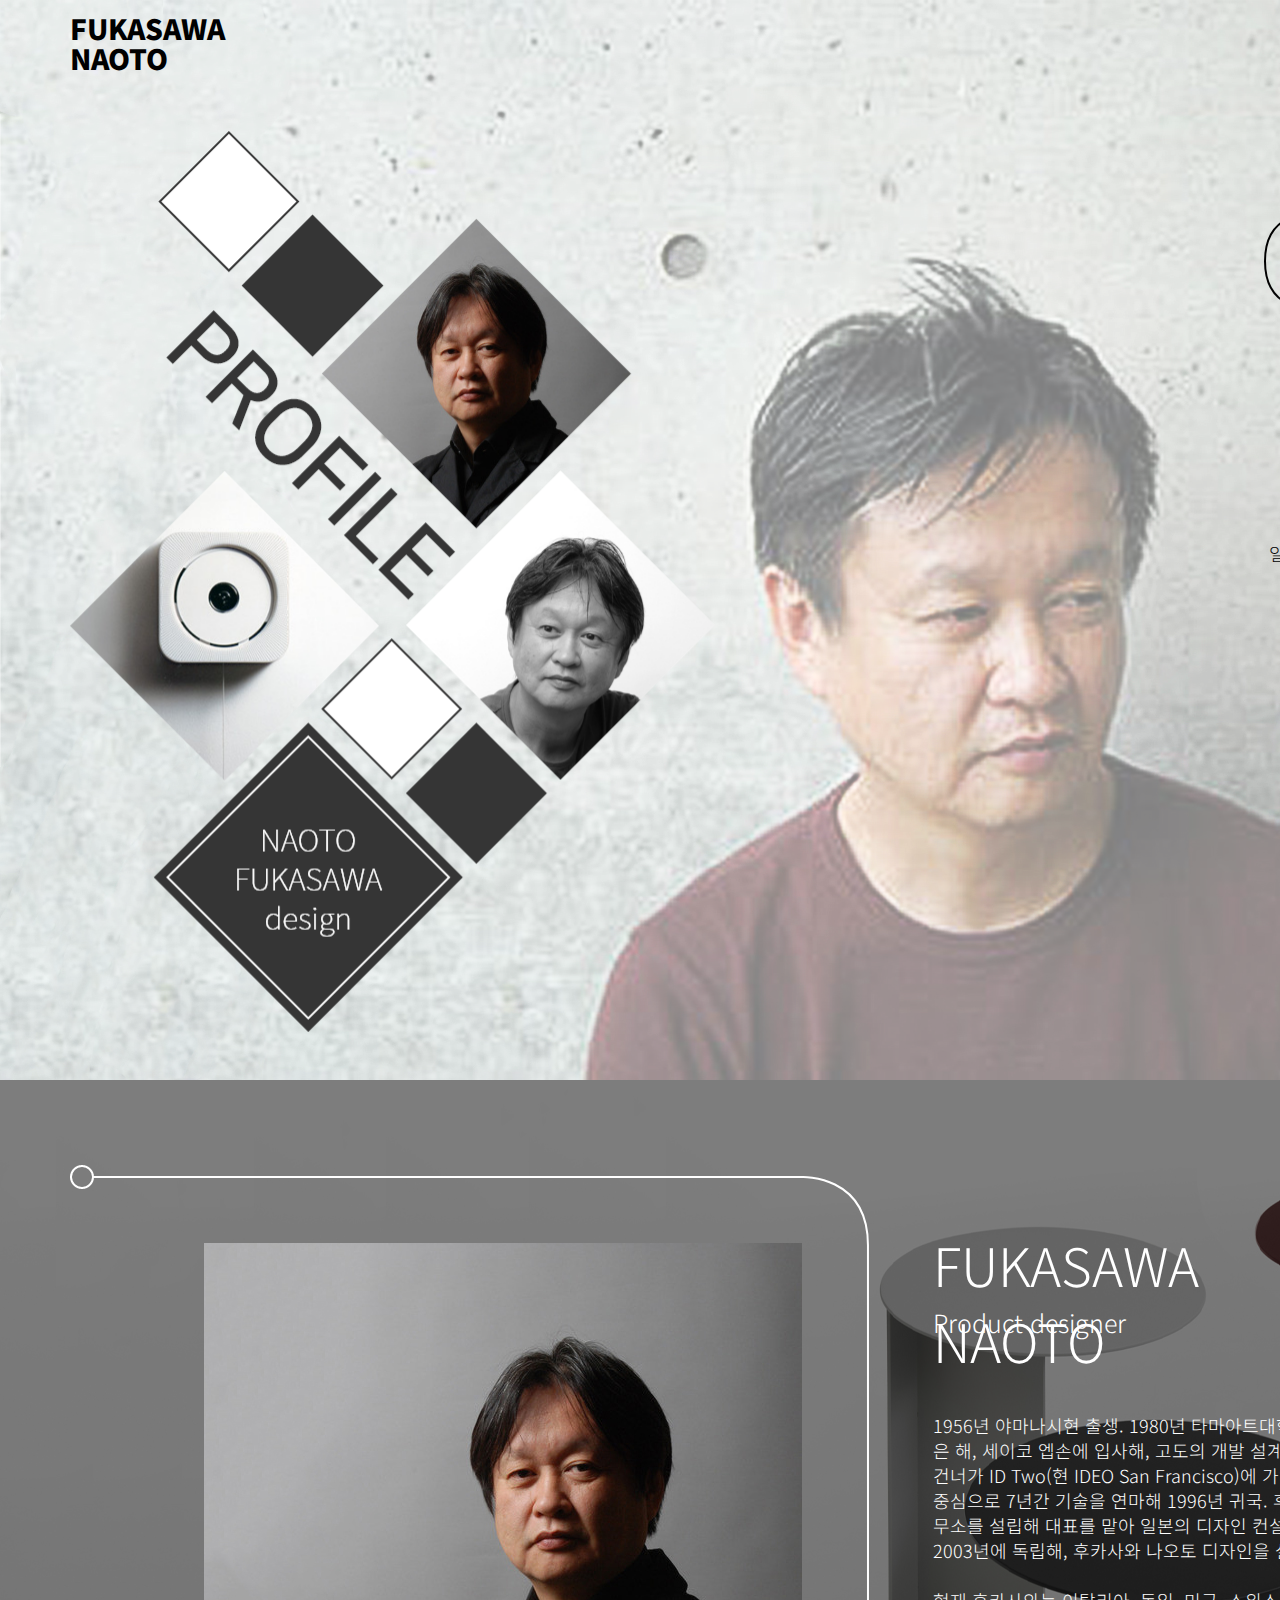
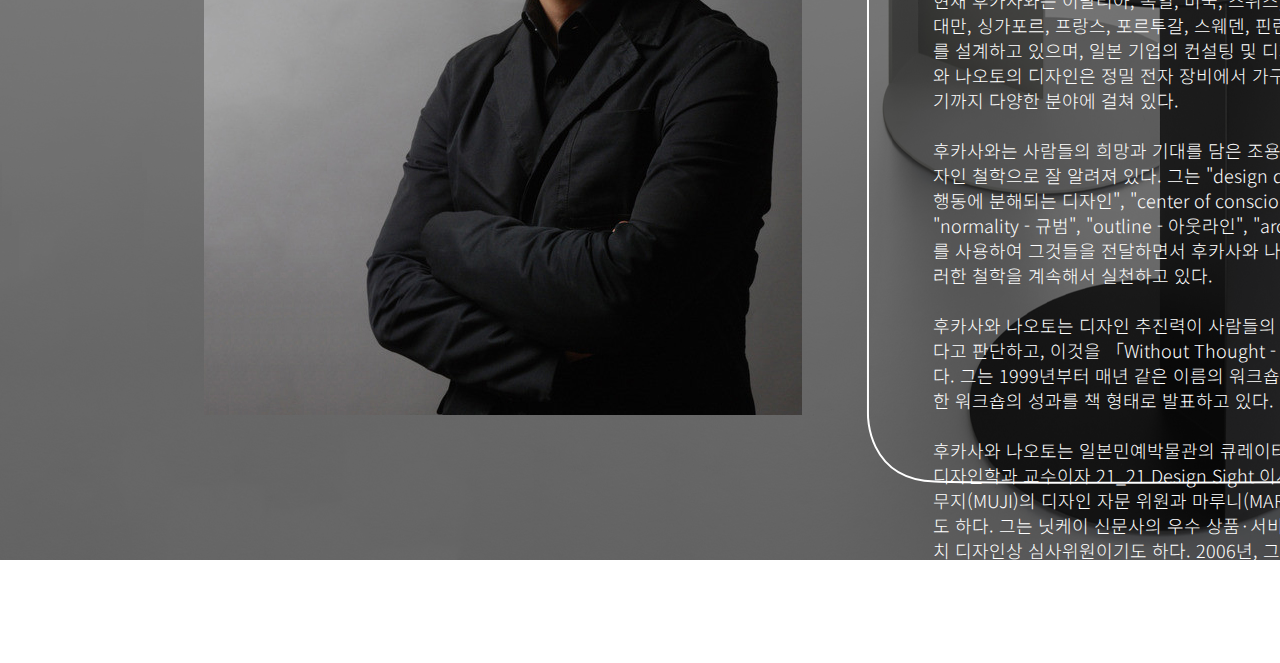
<file: sub1.html>
<!DOCTYPE html>
<html lang="ko">
<head>
    <meta charset="UTF-8">
    <meta http-equiv="X-UA-Compatible" content="IE=edge">
    <meta name="viewport" content="width=device-width, initial-scale=1.0">
    <title>PROFILE</title>
    <link rel="stylesheet" href="sub.css">
</head>
<body>
    <style>
        div {
        width:100%;
        height: auto;
        }
        img {
        display: block;
        }
    </style>
        <div class="sub"></div>
        <div class="box"></div>
        <a href="index.html">
            <div class="name1">
                FUKASAWA<br>NAOTO
            </div>
        </a>
        <a href="sub1.html">
            <div class="name2">
                PROFILE
            </div>
        </a>
        <a href="sub2.html">
            <div class="name3">
                PROJECTS
            </div>
        </a>
        <a href="sub3.html">
            <div class="name4">
                PHILOSOPHY
            </div>
        </a>
        <div class="pro"></div>
        <div class="box2"></div>
        <div class="name5">
            FUKASAWA NAOTO
        </div>
        <div class="name6">
            Product designer
        </div>
        <div style="text-align:right;" class="name7">
            후카사와 나오토(深澤直人)<br>
            출생 : 1956 ~ 현재
        </div>
        <div style="text-align:right;" class="name8">
            경력사항<br>
            <br>
            2014 ~<br>
            일본 타마예술대학교 미술학부 통합디자인학과 교수<br>
            2012<br>
            일본민예관 관장<br>
            2003 ~<br>
            나오토 후카사와 디자인 대표<br>
            2001<br>
            무인양품 디자인 자문위원<br>
        </div>
        <div style="text-align:right;" class="name9">
            수상내역<br>
            <br>
            2005 굿디자인상 금상<br>
            2005 오리베상<br>
            2002 마이니치 디자인상<br>
            2002 IF 디자인 어워드 금상<br>
            2002 영국 D&AD상<br>
        </div>
        <div class="box3"></div>
        <div class="box4"></div>
        <div class="box5"></div>
        <div class="box6"></div>
        <div class="name10">
            FUKASAWA NAOTO
        </div>
        <div class="name11">
            후카사와 나오토
        </div>
        <div class="name12">
            Product designer
        </div>
        <div class="name13">
            1956년 야마나시현 출생. 1980년 타마아트대학 상품디자인학과 졸업. 같은 해, 세이코 엡손에 입사해, 고도의 개발 설계를 담당. 1989년 미국으로 건너가 ID Two(현 IDEO San Francisco)에 가입했다. 실리콘밸리 산업을 중심으로 7년간 기술을 연마해 1996년 귀국. 후카사와는 IDEO의 도쿄사무소를 설립해 대표를 맡아 일본의 디자인 컨설턴트 기반을 만들었다. 2003년에 독립해, 후카사와 나오토 디자인을 설립.<br>
            <br>
            현재 후카사와는 이탈리아, 독일, 미국, 스위스, 스페인, 중국, 한국, 태국, 대만, 싱가포르, 프랑스, 포르투갈, 스웨덴, 핀란드 등 세계 유수의 브랜드를 설계하고 있으며, 일본 기업의 컨설팅 및 디자인도 하고 있다. 후카사와 나오토의 디자인은 정밀 전자 장비에서 가구, 실내 공간, 건축에 이르기까지 다양한 분야에 걸쳐 있다.<br>
            <br>
            후카사와는 사람들의 희망과 기대를 담은 조용한 힘이 담긴 디자인과 디자인 철학으로 잘 알려져 있다. 그는 "design dissolving in behavior - 행동에 분해되는 디자인", "center of consciousness - 의식의 중심", "normality - 규범", "outline - 아웃라인", "archetype - 전형" 등의 용어를 사용하여 그것들을 전달하면서 후카사와 나오토는 그의 디자인에서 이러한 철학을 계속해서 실천하고 있다.<br>
            <br>
            후카사와 나오토는 디자인 추진력이 사람들의 무의식적인 행동에서 나온다고 판단하고, 이것을 「Without Thought - 생각 없이」라고 명명했다. 그는 1999년부터 매년 같은 이름의 워크숍을 개최하고 있으며, 이러한 워크숍의 성과를 책 형태로 발표하고 있다.<br>
            <br>
            후카사와 나오토는 일본민예박물관의 큐레이터이다.타마아트대학 통합디자인학과 교수이자 21_21 Design Sight 이사 중 한 명이다.그는 또한 무지(MUJI)의 디자인 자문 위원과 마루니(MARUNI)의 아트 디렉터이기도 하다. 그는 닛케이 신문사의 우수 상품·서비스상 심사위원이며 마이니치 디자인상 심사위원이기도 하다. 2006년, 그는 재스퍼 모리슨과 함께 "슈퍼 노멀"을 설립. 그는 2010년부터 2014년까지 Good Design Award 의장을 역임. 그는 2012년 브라운상 심사위원이었다. 2017년, 그는 로웨 공예상 심사위원이 되었다. 그는 왕립산업디자이너(Royal Designer for Industrial, 왕립예술협회)라는 칭호를 받았다.
        </div>
</body>
</html>
</file>
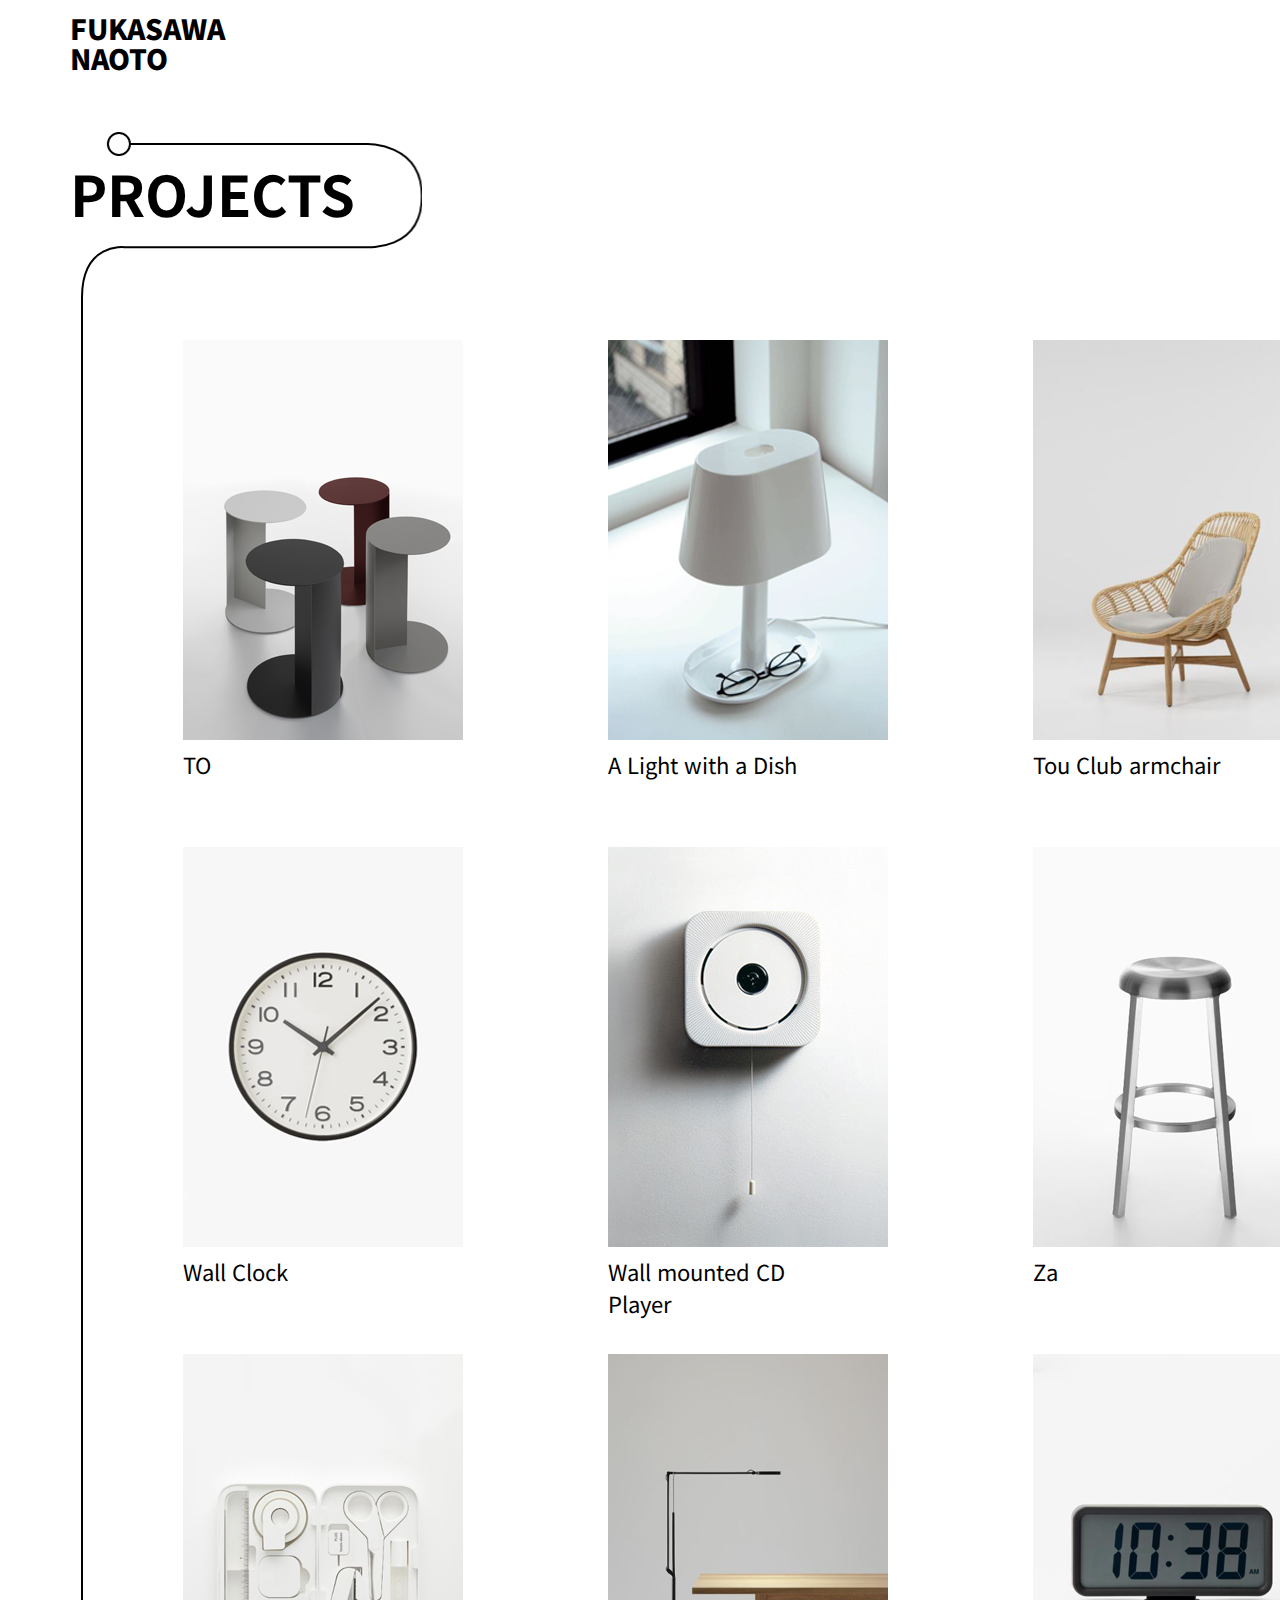
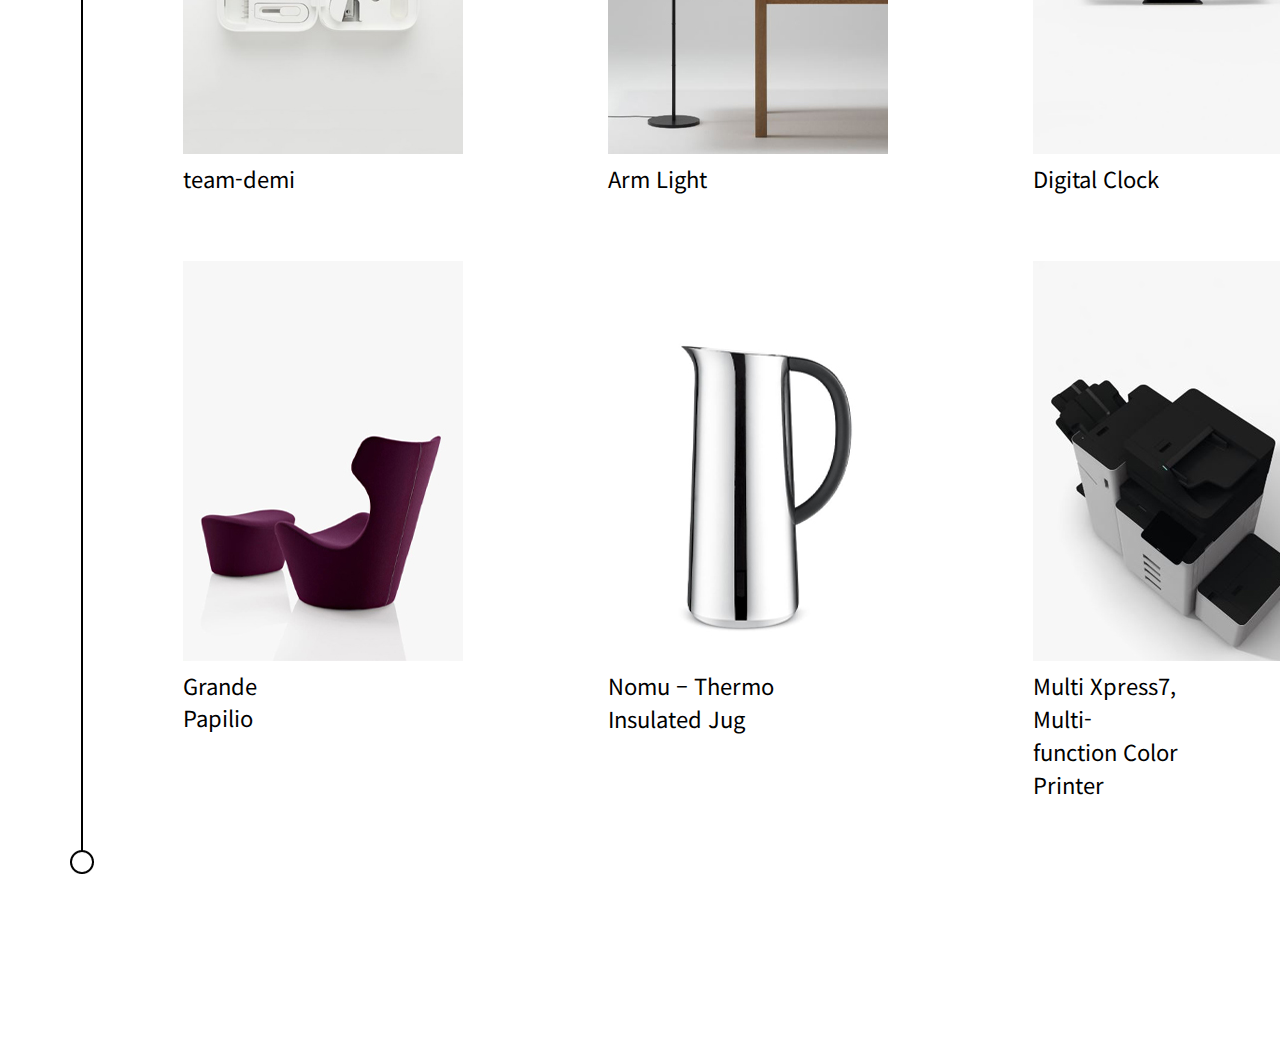
<file: sub2.html>
<!DOCTYPE html>
<html lang="ko">
<head>
    <meta charset="UTF-8">
    <meta http-equiv="X-UA-Compatible" content="IE=edge">
    <meta name="viewport" content="width=device-width, initial-scale=1.0">
    <title>PROJECTS</title>
    <link rel="stylesheet" href="sub.css">
</head>
<body>
    <style>
        div {
        width:100%;
        height: auto;
        }
        img {
        display: block;
        }
    </style>
    <a href="index.html">
        <div class="name1">
            FUKASAWA<br>NAOTO
        </div>
    </a>
    <a href="sub1.html">
        <div class="name14">
            PROFILE
        </div>
    </a>
    <a href="sub2.html"></a>
        <div class="name15">
            PROJECTS
        </div>
    </a>
    <a href="sub3.html">
        <div class="name4">
            PHILOSOPHY
        </div>
    </a>
    <div class="box7"></div>
    <div class="box8"></div>
    <div class="name16">
        PROJECTS
    </div>
    <div class="box9_1"></div>
    <div class="box9_2"></div>
    <div class="box9_3"></div>
    <div class="box9_4"></div>
    <div class="name17_1">
        TO
    </div>
    <div class="name17_2">
        A Light with a Dish
    </div>
    <div class="name17_3">
        Tou Club armchair
    </div>
    <div class="name17_4">
        Umbrella for Life
    </div>
    <div class="box9_5"></div>
    <div class="box9_6"></div>
    <div class="box9_7"></div>
    <div class="box9_8"></div>
    <div class="name17_5">
        Wall Clock
    </div>
    <div class="name17_6">
        Wall mounted CD Player
    </div>
    <div class="name17_7">
        Za
    </div>
    <div class="name17_8">
        ELLIPSE
    </div>
    <div class="box9_9"></div>
    <div class="box9_10"></div>
    <div class="box9_11"></div>
    <div class="box9_12"></div>
    <div class="name17_9">
        team-demi
    </div>
    <div class="name17_10">
        Arm Light
    </div>
    <div class="name17_11">
        Digital Clock
    </div>
    <div class="name17_12">
        Nicia
    </div>
    <div class="box9_13"></div>
    <div class="box9_14"></div>
    <div class="box9_15"></div>
    <div class="box9_16"></div>
    <div class="name17_13">
        Grande Papilio
    </div>
    <div class="name17_14">
        Nomu – Thermo<br>
        Insulated Jug
    </div>
    <div class="name17_15">
        Multi Xpress7, Multi-<br>
        function Color Printer
    </div>
    <div class="name17_16">
        N_Bag
    </div>
</body>
</html>
</file>
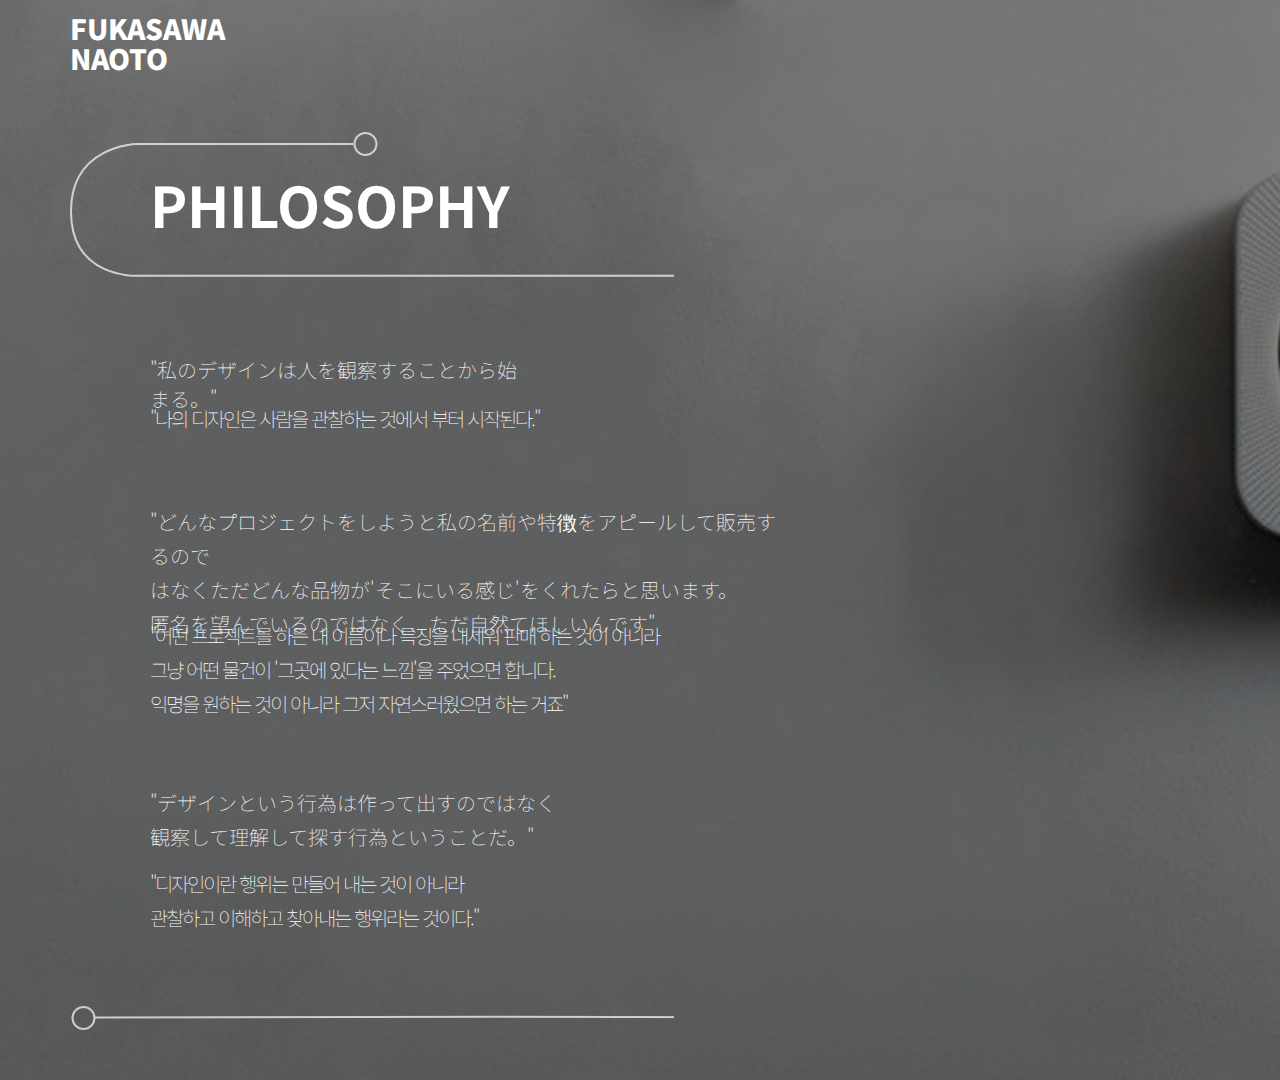
<file: sub3.html>
<!DOCTYPE html>
<html lang="ko">
<head>
    <meta charset="UTF-8">
    <meta http-equiv="X-UA-Compatible" content="IE=edge">
    <meta name="viewport" content="width=device-width, initial-scale=1.0">
    <title>PHILOSOPHY</title>
    <link rel="stylesheet" href="sub.css">
</head>
<body>
    <style>
        div {
        width:100%;
        height: auto;
        }
        img {
        display: block;
        }
    </style>
    <a href="index.html">
        <div class="name18">
            FUKASAWA<br>NAOTO
        </div>
    </a>
    <a href="sub1.html">
        <div class="name19">
            PROFILE
        </div>
    </a>
    <a href="sub2.html">
        <div class="name20">
            PROJECTS
        </div>
    </a>
    <a href="sub3.html">
        <div class="name21">
            PHILOSOPHY
        </div>
    </a>
    <div class="box10"></div>
    <div class="box11"></div>
    <div class="box12"></div>
    <div class="name22">
        PHILOSOPHY
    </div>
    <div class="name23">
        "私のデザインは人を観察することから始まる。"
    </div>
    <div class="name24">
        "나의 디자인은 사람을 관찰하는 것에서 부터 시작된다."
    </div>
    <div class="name25">
        "どんなプロジェクトをしようと私の名前や特徴をアピールして販売するので<br>
        はなくただどんな品物が'そこにいる感じ'をくれたらと思います。<br>
        匿名を望んでいるのではなく、ただ自然てほしいんです"
    </div>
    <div class="name26">
        "어떤 프로젝트를 하든 내 이름이나 특징을 내세워 판매 하는 것이 아니라<br>
        그냥 어떤 물건이 '그곳에 있다는 느낌'을 주었으면 합니다.<br>
        익명을 원하는 것이 아니라 그저 자연스러웠으면 하는 거죠"
    </div>
    <div class="name27">
        "デザインという行為は作って出すのではなく<br>
        観察して理解して探す行為ということだ。"
    </div>
    <div class="name28">
        "디자인이란 행위는 만들어 내는 것이 아니라<br>
        관찰하고 이해하고 찾아내는 행위라는 것이다."
    </div>
</body>
</html>
</file>
<file: sub.css>
@import url('https://fonts.googleapis.com/css2?family=Noto+Sans+KR:wght@100;300;400;500;700;900&display=swap');
/*--공통CSS적용--*/
*{
    margin: 0;
    padding: 0;
    text-decoration: none;
    list-style-type: none;
}
/*--서브1CSS적용--*/
.sub{
    background-image: url("image/인물3\ 수정.jpg");
    position: absolute;
    width: 100%;
    height: 1080px;
    margin-left: 0px;
    z-index: 0;
    margin: 0 auto;
    background-size: cover;
}
.box{
    position: absolute;
    background-color: white;
    opacity: 50%;
    width: 100%;
    height: 1080px;
    margin-top: 0px;
    z-index: 1;
    margin: 0 auto;
    background-size: cover;
}
.name1{
    position: absolute;
    font-family: 'Noto Sans KR', sans-serif;
    font-size: 28px;
    font-weight: 900;
    line-height: 30px;
    margin-top: 13px;
    margin-left: 70px;
    color: black;
    width: 4%;
    z-index: 2;
}
.name2{
    position: absolute;
    font-family: 'Noto Sans KR', sans-serif;
    font-size: 19px;
    font-weight: 400;
    margin-top: 34px;
    margin-left: 1350px;
    color: black;
    width: 4%;
    z-index: 2;
}
.name3{
    position: absolute;
    font-family: 'Noto Sans KR', sans-serif;
    font-size: 19px;
    font-weight: 100;
    margin-top: 34px;
    margin-left: 1539px;
    color: black;
    width: 4%;
    z-index: 2;
}
.name4{
    position: absolute;
    font-family: 'Noto Sans KR', sans-serif;
    font-size: 19px;
    font-weight: 100;
    margin-top: 34px;
    margin-left: 1737px;
    color: black;
    width: 4%;
    z-index: 2;
}
.pro{
    background-image: url("image/그룹\ 4.png");
    position: absolute;
    width: 644.91px;
    height: 900.35px;
    left: 70px;
    top: 131.3px;
    z-index: 2;
    margin: 0 auto;
    background-size: cover;
}
.box2{
    background-image: url("image/그룹\ 6.png");
    position: absolute;
    width: 585.62px;
    height: 829.54px;
    left: 1264.2px;
    top: 201.78px;
    z-index: 2;
    margin: 0 auto;
    background-size: cover;
}
.name5{
    position: absolute;
    font-family: 'Noto Sans KR', sans-serif;
    font-size: 56px;
    font-weight: 500;
    margin-top: 216.8px;
    margin-left: 1336.5px;
    color: black;
    width: 27%;
    z-index: 2;
}
.name6{
    position: absolute;
    font-family: 'Noto Sans KR', sans-serif;
    font-size: 20px;
    font-weight: 400;
    margin-top: 312.78px;
    margin-left: 1340.5px;
    color: black;
    width: 27%;
    z-index: 2;
    letter-spacing: 19px;
}
.name7{
    position: absolute;
    font-family: 'Noto Sans KR', sans-serif;
    font-size: 18px;
    font-weight: 300;
    line-height: 28px;
    margin-top: 370.78px;
    margin-left: 1500.5px;
    color: black;
    width: 15%;
    z-index: 2;
    letter-spacing: -2px;
}
.name8{
    position: absolute;
    font-family: 'Noto Sans KR', sans-serif;
    font-size: 18px;
    font-weight: 300;
    line-height: 28px;
    margin-top: 454.78px;
    margin-left: 1252.5px;
    color: black;
    width: 28%;
    z-index: 2;
    letter-spacing: -2px;
}
.name9{
    position: absolute;
    font-family: 'Noto Sans KR', sans-serif;
    font-size: 18px;
    font-weight: 300;
    line-height: 28px;
    margin-top: 762.78px;
    margin-left: 1252.5px;
    color: black;
    width: 28%;
    z-index: 2;
    letter-spacing: -2px;
}
.box3{
    background-image: url("image/TO\ 수정.jpg");
    position: absolute;
    width: 100%;
    height: 1080px;
    margin-left: 0px;
    top: 1080px;
    z-index: 0;
    margin: 0 auto;
    background-size: cover;
}
.box4{
    background-color: black;
    position: relative;
    width: 100%;
    height: 1080px;
    margin-left: 0px;
    top: 1080px;
    z-index: 1;
    margin: 0 auto;
    opacity: 50%;
    background-size: cover;
}
.box5{
    background-image: url("image/그룹\ 7.png");
    position: absolute;
    width: 1780px;
    height: 928px;
    left: 70px;
    top: 1165px;
    z-index: 2;
    margin: 0 auto;
    background-size: cover;
}
.box6{
    background-image: url("image/인물2\ 수정.jpg");
    position: absolute;
    width: 598px;
    height: 772px;
    margin-left: 0px;
    top: 1243px;
    left: 204px;
    z-index: 2;
    margin: 0 auto;
    background-size: cover;
}
.name10{
    position: absolute;
    font-family: 'Noto Sans KR', sans-serif;
    font-size: 53px;
    font-weight: 300;
    margin-top: 146px;
    margin-left: 933px;
    color: white;
    width: 28%;
    z-index: 2;
}
.name11{
    position: absolute;
    font-family: 'Noto Sans KR', sans-serif;
    font-size: 25px;
    font-weight: 300;
    margin-top: 177px;
    margin-left: 1397px;
    color: white;
    width: 10%;
    z-index: 2;
}
.name12{
    position: absolute;
    font-family: 'Noto Sans KR', sans-serif;
    font-size: 25px;
    font-weight: 300;
    margin-top: 224px;
    margin-left: 933px;
    color: white;
    width: 28%;
    z-index: 2;
}
.name13{
    position: absolute;
    font-family: 'Noto Sans KR', sans-serif;
    font-size: 18px;
    font-weight: 300;
    line-height: 25px;
    margin-top: 333px;
    margin-left: 933px;
    color: white;
    width: 43%;
    z-index: 2;
    letter-spacing: 0px;
}
.name14{
    position: absolute;
    font-family: 'Noto Sans KR', sans-serif;
    font-size: 19px;
    font-weight: 100;
    margin-top: 34px;
    margin-left: 1350px;
    color: black;
    width: 4%;
    z-index: 2;
}
.name15{
    position: absolute;
    font-family: 'Noto Sans KR', sans-serif;
    font-size: 19px;
    font-weight: 400;
    margin-top: 34px;
    margin-left: 1539px;
    color: black;
    width: 4%;
    z-index: 2;
}.box7{
    background-color: white;
    position: absolute;
    width: 100%;
    height: 2640px;
    margin-left: 0px;
    z-index: 0;
    margin: 0 auto;
    background-size: cover;
}
.box8{
    background-image: url("image/그룹\ 8.png");
    position: absolute;
    width: 352.46px;
    height: 2343.01px;
    margin-left: 0px;
    top: 132px;
    left: 70px;
    z-index: 1;
    margin: 0 auto;
    background-size: cover;
}
.name16{
    position: absolute;
    font-family: 'Noto Sans KR', sans-serif;
    font-size: 56px;
    font-weight: 700;
    margin-top: 151.6px;
    margin-left: 70px;
    color: black;
    width: 10%;
    z-index: 2;
}
.box9_1{
    background-image: url("image/TO수정2.jpg");
    position: absolute;
    width: 280px;
    height: 400px;
    margin-left: 0px;
    top: 340px;
    left: 183px;
    z-index: 1;
    margin: 0 auto;
    background-size: cover;
}
.box9_2{
    background-image: url("image/A\ Light\ with\ a\ Dish수정.JPG");
    position: absolute;
    width: 280px;
    height: 400px;
    margin-left: 0px;
    top: 340px;
    left: 608px;
    z-index: 1;
    margin: 0 auto;
    background-size: cover;
}
.box9_3{
    background-image: url("image/Tou\ Club\ armchair수정.JPG");
    position: absolute;
    width: 280px;
    height: 400px;
    margin-left: 0px;
    top: 340px;
    left: 1033px;
    z-index: 1;
    margin: 0 auto;
    background-size: cover;
}
.box9_4{
    background-image: url("image/Umbrella\ for\ Life수정.JPG");
    position: absolute;
    width: 280px;
    height: 400px;
    margin-left: 0px;
    top: 340px;
    left: 1418px;
    z-index: 1;
    margin: 0 auto;
    background-size: cover;
}
.name17_1{
    position: absolute;
    font-family: 'Noto Sans KR', sans-serif;
    font-size: 22px;
    font-weight: 400;
    margin-top: 748px;
    margin-left: 183px;
    color: black;
    width: 10%;
    z-index: 2;
}
.name17_2{
    position: absolute;
    font-family: 'Noto Sans KR', sans-serif;
    font-size: 22px;
    font-weight: 400;
    margin-top: 748px;
    margin-left: 608px;
    color: black;
    width: 15%;
    z-index: 2;
}
.name17_3{
    position: absolute;
    font-family: 'Noto Sans KR', sans-serif;
    font-size: 22px;
    font-weight: 400;
    margin-top: 748px;
    margin-left: 1033px;
    color: black;
    width: 15%;
    z-index: 2;
}
.name17_4{
    position: absolute;
    font-family: 'Noto Sans KR', sans-serif;
    font-size: 22px;
    font-weight: 400;
    margin-top: 748px;
    margin-left: 1418px;
    color: black;
    width: 10%;
    z-index: 2;
}
.box9_5{
    background-image: url("image/Wall\ Clock수정.JPG");
    position: absolute;
    width: 280px;
    height: 400px;
    margin-left: 0px;
    top: 847px;
    left: 183px;
    z-index: 1;
    margin: 0 auto;
    background-size: cover;
}
.box9_6{
    background-image: url("image/Wall\ mounted\ CD\ Player수정.jpg");
    position: absolute;
    width: 280px;
    height: 400px;
    margin-left: 0px;
    top: 847px;
    left: 608px;
    z-index: 1;
    margin: 0 auto;
    background-size: cover;
}
.box9_7{
    background-image: url("image/Za수정.JPG");
    position: absolute;
    width: 280px;
    height: 400px;
    margin-left: 0px;
    top: 847px;
    left: 1033px;
    z-index: 1;
    margin: 0 auto;
    background-size: cover;
}
.box9_8{
    background-image: url("image/ELLIPSE수정.JPG");
    position: absolute;
    width: 280px;
    height: 400px;
    margin-left: 0px;
    top: 847px;
    left: 1418px;
    z-index: 1;
    margin: 0 auto;
    background-size: cover;
}
.name17_5{
    position: absolute;
    font-family: 'Noto Sans KR', sans-serif;
    font-size: 22px;
    font-weight: 400;
    margin-top: 1255px;
    margin-left: 183px;
    color: black;
    width: 10%;
    z-index: 2;
}
.name17_6{
    position: absolute;
    font-family: 'Noto Sans KR', sans-serif;
    font-size: 22px;
    font-weight: 400;
    margin-top: 1255px;
    margin-left: 608px;
    color: black;
    width: 15%;
    z-index: 2;
}
.name17_7{
    position: absolute;
    font-family: 'Noto Sans KR', sans-serif;
    font-size: 22px;
    font-weight: 400;
    margin-top: 1255px;
    margin-left: 1033px;
    color: black;
    width: 15%;
    z-index: 2;
}
.name17_8{
    position: absolute;
    font-family: 'Noto Sans KR', sans-serif;
    font-size: 22px;
    font-weight: 400;
    margin-top: 1255px;
    margin-left: 1418px;
    color: black;
    width: 10%;
    z-index: 2;
}
.box9_9{
    background-image: url("image/team-demi\ 수정.JPG");
    position: absolute;
    width: 280px;
    height: 400px;
    margin-left: 0px;
    top: 1354px;
    left: 183px;
    z-index: 1;
    margin: 0 auto;
    background-size: cover;
}
.box9_10{
    background-image: url("image/Arm\ Light수정.JPG");
    position: absolute;
    width: 280px;
    height: 400px;
    margin-left: 0px;
    top: 1354px;
    left: 608px;
    z-index: 1;
    margin: 0 auto;
    background-size: cover;
}
.box9_11{
    background-image: url("image/Digital\ Clock수정.JPG");
    position: absolute;
    width: 280px;
    height: 400px;
    margin-left: 0px;
    top: 1354px;
    left: 1033px;
    z-index: 1;
    margin: 0 auto;
    background-size: cover;
}
.box9_12{
    background-image: url("image/Nicia수정.JPG");
    position: absolute;
    width: 280px;
    height: 400px;
    margin-left: 0px;
    top: 1354px;
    left: 1418px;
    z-index: 1;
    margin: 0 auto;
    background-size: cover;
}
.name17_9{
    position: absolute;
    font-family: 'Noto Sans KR', sans-serif;
    font-size: 22px;
    font-weight: 400;
    margin-top: 1762px;
    margin-left: 183px;
    color: black;
    width: 10%;
    z-index: 2;
}
.name17_10{
    position: absolute;
    font-family: 'Noto Sans KR', sans-serif;
    font-size: 22px;
    font-weight: 400;
    margin-top: 1762px;
    margin-left: 608px;
    color: black;
    width: 15%;
    z-index: 2;
}
.name17_11{
    position: absolute;
    font-family: 'Noto Sans KR', sans-serif;
    font-size: 22px;
    font-weight: 400;
    margin-top: 1762px;
    margin-left: 1033px;
    color: black;
    width: 15%;
    z-index: 2;
}
.name17_12{
    position: absolute;
    font-family: 'Noto Sans KR', sans-serif;
    font-size: 22px;
    font-weight: 400;
    margin-top: 1762px;
    margin-left: 1418px;
    color: black;
    width: 10%;
    z-index: 2;
}
.box9_13{
    background-image: url("image/Grande\ Papilio수정.JPG");
    position: absolute;
    width: 280px;
    height: 400px;
    margin-left: 0px;
    top: 1861px;
    left: 183px;
    z-index: 1;
    margin: 0 auto;
    background-size: cover;
}
.box9_14{
    background-image: url("image/Nomu\ –\ Thermo\ Insulated\ Jug수정.JPG");
    position: absolute;
    width: 280px;
    height: 400px;
    margin-left: 0px;
    top: 1861px;
    left: 608px;
    z-index: 1;
    margin: 0 auto;
    background-size: cover;
}
.box9_15{
    background-image: url("image/Multi\ Xpress7\,\ Multi-function\ Color\ Printer수정.JPG");
    position: absolute;
    width: 280px;
    height: 400px;
    margin-left: 0px;
    top: 1861px;
    left: 1033px;
    z-index: 1;
    margin: 0 auto;
    background-size: cover;
}
.box9_16{
    background-image: url("image/N_Bag수정.JPG");
    position: absolute;
    width: 280px;
    height: 400px;
    margin-left: 0px;
    top: 1861px;
    left: 1418px;
    z-index: 1;
    margin: 0 auto;
    background-size: cover;
}
.name17_13{
    position: absolute;
    font-family: 'Noto Sans KR', sans-serif;
    font-size: 22px;
    font-weight: 400;
    margin-top: 2269px;
    margin-left: 183px;
    color: black;
    width: 10%;
    z-index: 2;
}
.name17_14{
    position: absolute;
    font-family: 'Noto Sans KR', sans-serif;
    font-size: 22px;
    font-weight: 400;
    line-height: 33px;
    margin-top: 2269px;
    margin-left: 608px;
    color: black;
    width: 15%;
    z-index: 2;
}
.name17_15{
    position: absolute;
    font-family: 'Noto Sans KR', sans-serif;
    font-size: 22px;
    font-weight: 400;
    line-height: 33px;
    margin-top: 2269px;
    margin-left: 1033px;
    color: black;
    width: 15%;
    z-index: 2;
}
.name17_16{
    position: absolute;
    font-family: 'Noto Sans KR', sans-serif;
    font-size: 22px;
    font-weight: 400;
    margin-top: 2269px;
    margin-left: 1418px;
    color: black;
    width: 10%;
    z-index: 2;
}
.name18{
    position: absolute;
    font-family: 'Noto Sans KR', sans-serif;
    font-size: 28px;
    font-weight: 900;
    line-height: 30px;
    margin-top: 13px;
    margin-left: 70px;
    color: white;
    width: 4%;
    z-index: 2;
}
.name19{
   position: absolute;
    font-family: 'Noto Sans KR', sans-serif;
    font-size: 19px;
    font-weight: 100;
    margin-top: 34px;
    margin-left: 1350px;
    color: white;
    width: 4%;
    z-index: 2;
}
.name20{
    position: absolute;
    font-family: 'Noto Sans KR', sans-serif;
    font-size: 19px;
    font-weight: 100;
    margin-top: 34px;
    margin-left: 1539px;
    color: white;
    width: 4%;
    z-index: 2;
}
.name21{
    position: absolute;
    font-family: 'Noto Sans KR', sans-serif;
    font-size: 19px;
    font-weight: 400;
    margin-top: 34px;
    margin-left: 1737px;
    color: white;
    width: 4%;
    z-index: 2;
}
.box10{
    background-image: url("image/Wall\ mounted\ CD\ Player수정2.jpg");
    position: absolute;
    width: 100%;
    height: 1080px;
    margin-left: 0px;
    z-index: 0;
    margin: 0 auto;
    background-size: cover;
}
.box11{
    background-color: black;
    position: absolute;
    width: 100%;
    height: 1080px;
    margin-left: 0px;
    z-index: 1;
    margin: 0 auto;
    opacity: 50%;
    background-size: cover;
}
.box12{
    background-image: url("image/10.png");
    position: absolute;
    width: 895.04px;
    height: 898px;
    left: 70px;
    top: 132px;
    z-index: 2;
    margin: 0 auto;
    background-size: cover;
    width: 47.2%;
}
.name22{
    position: absolute;
    font-family: 'Noto Sans KR', sans-serif;
    font-size: 56px;
    font-weight: 700;
    margin-top: 163px;
    margin-left: 150px;
    color: white;
    width: 15%;
    z-index: 2;
}
.name23{
    position: absolute;
    font-family: 'Noto Sans KR', sans-serif;
    font-size: 20px;
    font-weight: 100;
    margin-top: 355px;
    margin-left: 150px;
    color: white;
    width: 30%;
    z-index: 2;
}
.name24{
    position: absolute;
    font-family: 'Noto Sans KR', sans-serif;
    font-size: 20px;
    font-weight: 100;
    margin-top: 404px;
    margin-left: 150px;
    color: white;
    width: 50%;
    z-index: 2;
    letter-spacing: -2px;
}
.name25{
    position: absolute;
    font-family: 'Noto Sans KR', sans-serif;
    font-size: 20px;
    font-weight: 100;
    line-height: 34px;
    margin-top: 505px;
    margin-left: 150px;
    color: white;
    width: 50%;
    z-index: 2;
    
}
.name26{
    position: absolute;
    font-family: 'Noto Sans KR', sans-serif;
    font-size: 20px;
    font-weight: 100;
    line-height: 34px;
    margin-top: 619px;
    margin-left: 150px;
    color: white;
    width: 50%;
    z-index: 2;
    letter-spacing: -2px;
}
.name27{
    position: absolute;
    font-family: 'Noto Sans KR', sans-serif;
    font-size: 20px;
    font-weight: 100;
    line-height: 34px;
    margin-top: 786px;
    margin-left: 150px;
    color: white;
    width: 50%;
    z-index: 2;
}
.name28{
    position: absolute;
    font-family: 'Noto Sans KR', sans-serif;
    font-size: 20px;
    font-weight: 100;
    line-height: 34px;
    margin-top: 867px;
    margin-left: 150px;
    color: white;
    width: 50%;
    z-index: 2;
    letter-spacing: -2px;
}
</file>
